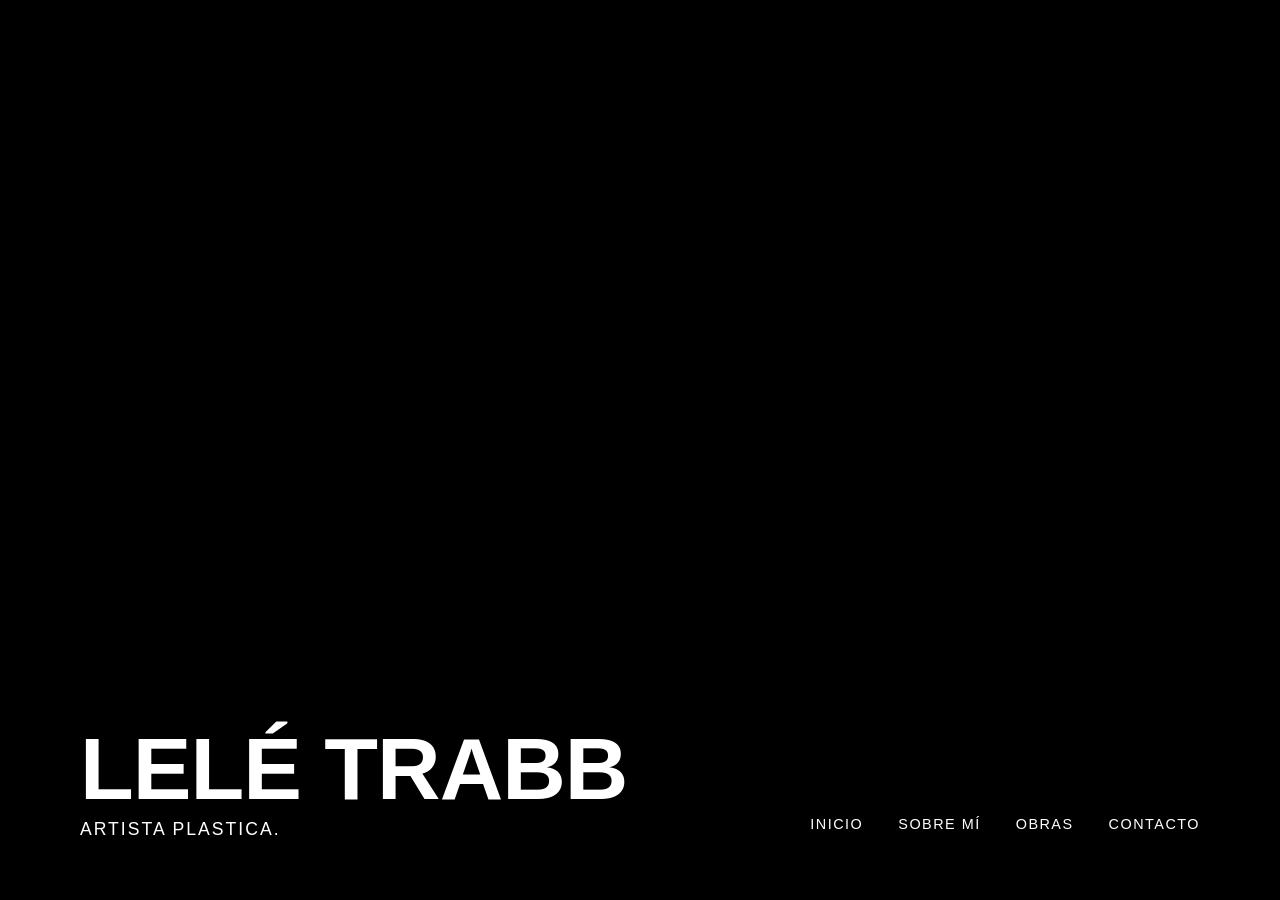
<file: index.html>
<!DOCTYPE html>
<html lang="es">

<head>
    <meta charset="UTF-8">
    <meta name="viewport" content="width=device-width, initial-scale=1.0">
    <meta property="og:title" content="Lelé Trabb">
    <meta property="og:description" content="Artista Plastica.">
    <title>LELÉ TRABB - DISEÑADORA PLASTICA</title>
    <link rel="stylesheet" href="style.css">
</head>

<body>

    <div class="slider-container">
        <div class="slide"><img src="img/ChatGPT Image 31 may 2026, 10_54_29 p.m.png" alt="Obra 1"></div>
        <div class="slide"><img src="img/ChatGPT Image 31 may 2026, 10_55_32 p.m.png" alt="Obra 2"></div>
        <div class="slide"><img src="img/ChatGPT Image 31 may 2026, 10_56_38 p.m.png" alt="Obra 3"></div>
    </div>

    <div class="content-overlay">
        <div class="brand">
            <h1>LELÉ TRABB</h1>
            <h2>ARTISTA PLASTICA.</h2>
        </div>

        <nav class="nav-links">
            <a href="/index.html">Inicio</a>
            <a href="/secciones/SobreMi/sobremi.html" target="_blank">Sobre Mí</a>
            <a href="/secciones/Obras/obras.html " target="_blank">Obras</a>
            <a href="/secciones/Contacto/contacto.html" target="_blank">Contacto</a>
        </nav>
    </div>

</body>

</html>
</file>
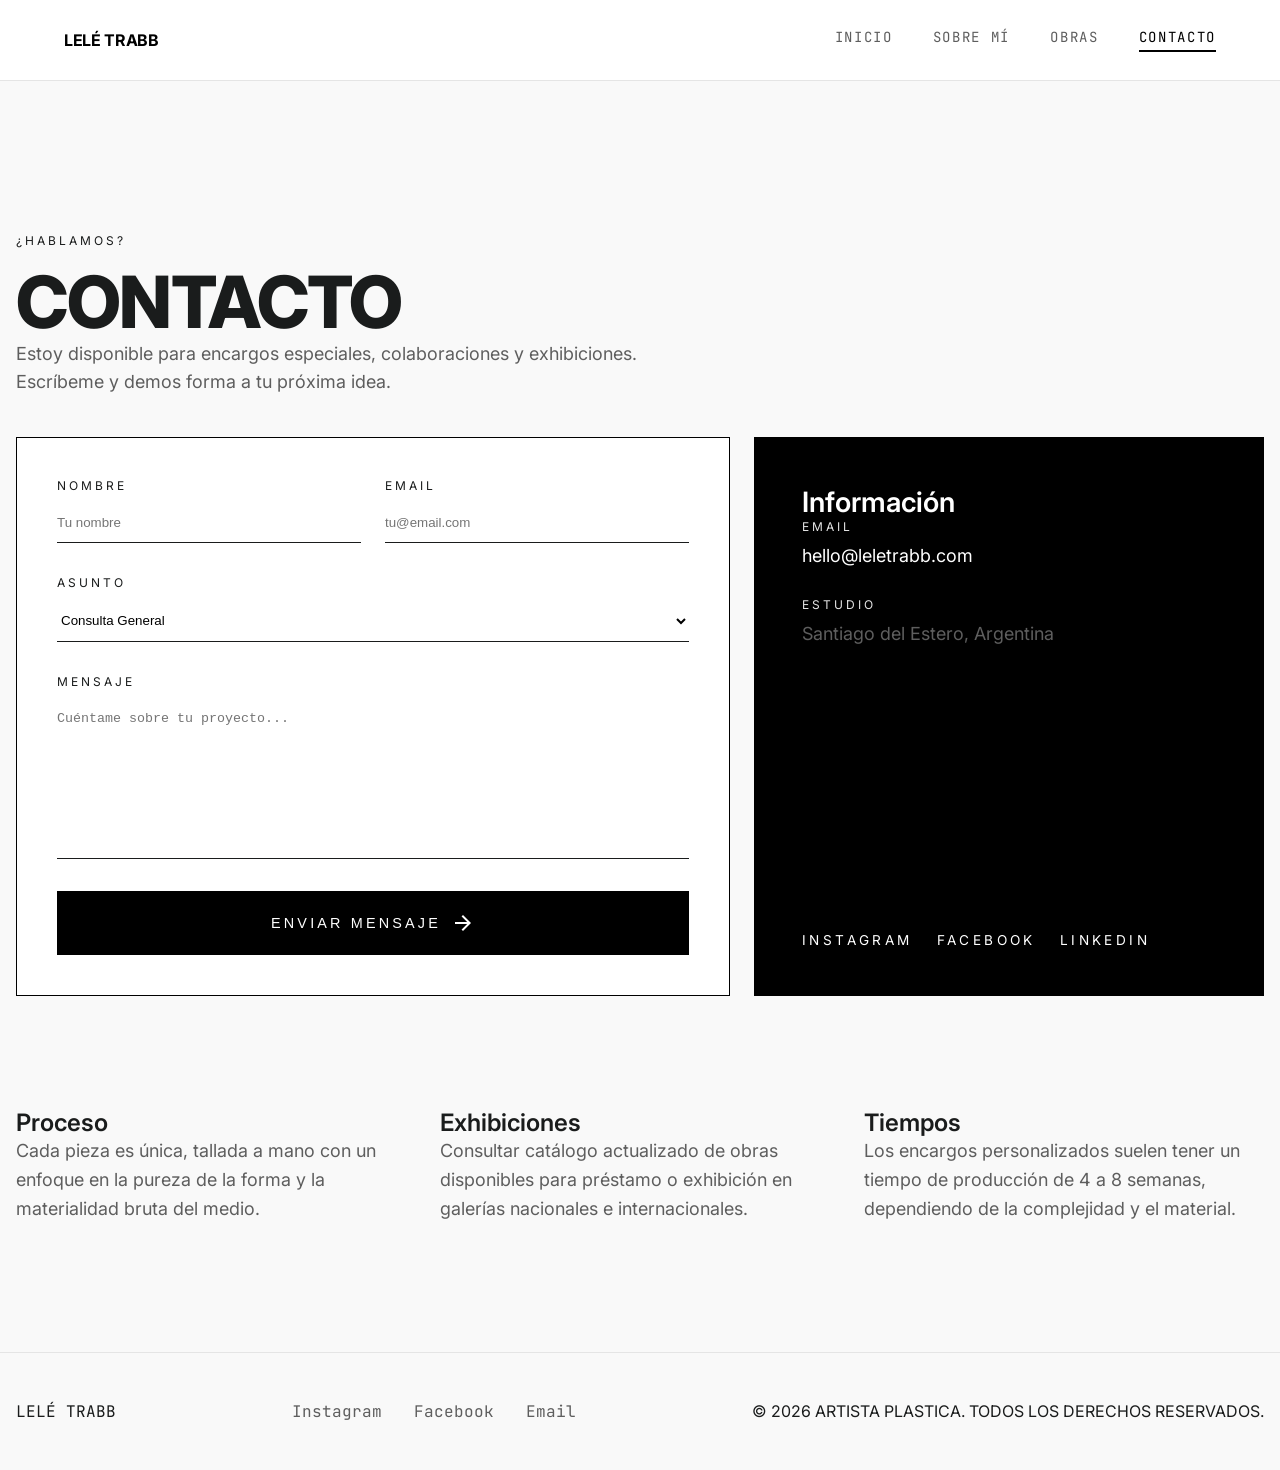
<file: secciones/Contacto/contacto.html>
<!DOCTYPE html>
<html lang="es">

<head>
  <meta charset="utf-8" />
  <meta name="viewport" content="width=device-width, initial-scale=1.0" />
  <title>Contacto | LELÉ TRABB - DISEÑADORA PLÁSTICA</title>
  <link
    href="https://fonts.googleapis.com/css2?family=JetBrains+Mono:wght@500&family=Inter:wght@400;600;700;800&display=swap"
    rel="stylesheet" />
  <link href="https://fonts.googleapis.com/css2?family=Material+Symbols+Outlined:wght,FILL@100..700,0..1&display=swap"
    rel="stylesheet" />
  <link rel="stylesheet" href="styleContacto.css" />
</head>

<body>
  <nav class="barra-navegacion">
    <div class="contenedor fila">
      <a class="logo" href="/index.html">LELÉ TRABB</a>
      
      <button class="menu-hamburguesa" aria-label="Abrir menú">
        <span></span>
        <span></span>
        <span></span>
      </button>

      <div class="menu">
        <a class="enlace-nav" href="/index.html" target="_blank">Inicio</a>
        <a class="enlace-nav" href="/secciones/SobreMi/sobremi.html" >Sobre Mí</a>
        <a class="enlace-nav" href="/secciones/Obras/obras.html" >Obras</a>
        <a class="enlace-nav activo" href="/secciones/Contacto/contacto.html" >Contacto</a>
      </div>
    </div>
  </nav>

  <main class="contenedor">
    <header class="encabezado">
      <span class="etiqueta">¿Hablamos?</span>
      <h1 class="titulo">CONTACTO</h1>
      <p class="parrafo-intro">Estoy disponible para encargos especiales, colaboraciones y exhibiciones. Escríbeme y
        demos forma a tu próxima idea.</p>
    </header>
    <section class="rejilla">
      <article class="tarjeta">
        <form class="formulario" id="formularioContacto">
          <div class="filas-dos">
            <label class="grupo">
              <span class="etiqueta-campo">Nombre</span>
              <input class="entrada" type="text" placeholder="Tu nombre" required>
            </label>
            <label class="grupo">
              <span class="etiqueta-campo">Email</span>
              <input class="entrada" type="email" placeholder="tu@email.com" required>
            </label>
          </div>
          <label class="grupo">
            <span class="etiqueta-campo">Asunto</span>
            <select class="seleccion">
              <option>Consulta General</option>
              <option>Nueva Obra / Comisión</option>
              <option>Prensa / Entrevista</option>
              <option>Colaboración</option>
            </select>
          </label>
          <label class="grupo">
            <span class="etiqueta-campo">Mensaje</span>
            <textarea class="area-texto" placeholder="Cuéntame sobre tu proyecto..." rows="4" required></textarea>
          </label>
          <button class="boton-enviar" type="submit">
            Enviar Mensaje
            <span class="material-symbols-outlined">arrow_forward</span>
          </button>
        </form>
      </article>
      <div class="tarjeta-negra">
        <div class="info-encabezado">
          <h2 class="subtitulo-info">Información</h2>
          <div class="detalle">
            <div>
              <span>Email</span>
              <a href="mailto:hello@leletrebb.com">hello@leletrabb.com</a>
            </div>
            <div>
              <span>Estudio</span>
              <p>Santiago del Estero, Argentina</p>
            </div>
          </div>
        </div>
        <div class="redes">
          <a href="#">Instagram</a>
          <a href="#">Facebook</a>
          <a href="#">LinkedIn</a>
        </div>
      </div>
    </section>
    <section class="seccion-secundaria">
      <div class="columnas">
        <div class="bloque">
          <h3 class="bloque-titulo">Proceso</h3>
          <p>Cada pieza es única, tallada a mano con un enfoque en la pureza de la forma y la materialidad bruta del
            medio.</p>
        </div>
        <div class="bloque">
          <h3 class="bloque-titulo">Exhibiciones</h3>
          <p>Consultar catálogo actualizado de obras disponibles para préstamo o exhibición en galerías nacionales e
            internacionales.</p>
        </div>
        <div class="bloque">
          <h3 class="bloque-titulo">Tiempos</h3>
          <p>Los encargos personalizados suelen tener un tiempo de producción de 4 a 8 semanas, dependiendo de la
            complejidad y el material.</p>
        </div>
      </div>
    </section>
  </main>
</body>

</html>

<footer class="footer">
    <div class="pie-contenido">
        <div class="pie-logo">LELÉ TRABB</div>
        <div class="pie-redes">
            <a class="enlace-red" href="#">Instagram</a>
            <a class="enlace-red" href="#">Facebook</a>
            <a class="enlace-red" href="#">Email</a>
        </div>
        <div class="pie-derechos">
            © 2026 ARTISTA PLASTICA. TODOS LOS DERECHOS RESERVADOS.
        </div>
    </div>
</footer>

<script>
  // Hamburguesa
  const botonHamburguesa = document.querySelector('.menu-hamburguesa');
  const panelMenu = document.querySelector('.menu');

  botonHamburguesa.addEventListener('click', () => {
    botonHamburguesa.classList.toggle('abierto');
    panelMenu.classList.toggle('desplegado');
  });

  // Micro-interaction
  document.getElementById('formularioContacto').addEventListener('submit', function (e) {
    e.preventDefault();
    const btn = this.querySelector('button');
    const originalText = btn.innerHTML;

    btn.disabled = true;
    btn.innerHTML = '<span class="material-symbols-outlined animate-spin">progress_activity</span> ENVIANDO...';

    setTimeout(() => {
      btn.innerHTML = 'MENSAJE ENVIADO';
      btn.style.background = '#16a34a';

      setTimeout(() => {
        btn.disabled = false;
        btn.innerHTML = originalText;
        btn.style.background = '';
        this.reset();
      }, 3000);
    }, 1500);
  });


  //transision
  window.addEventListener('DOMContentLoaded', () => {
        document.body.style.opacity = '0';
        setTimeout(() => {
            document.body.style.transition = 'opacity 1s ease';
            document.body.style.opacity = '1';
        }, 100);
    });
</script>
</body>

</html>
</file>
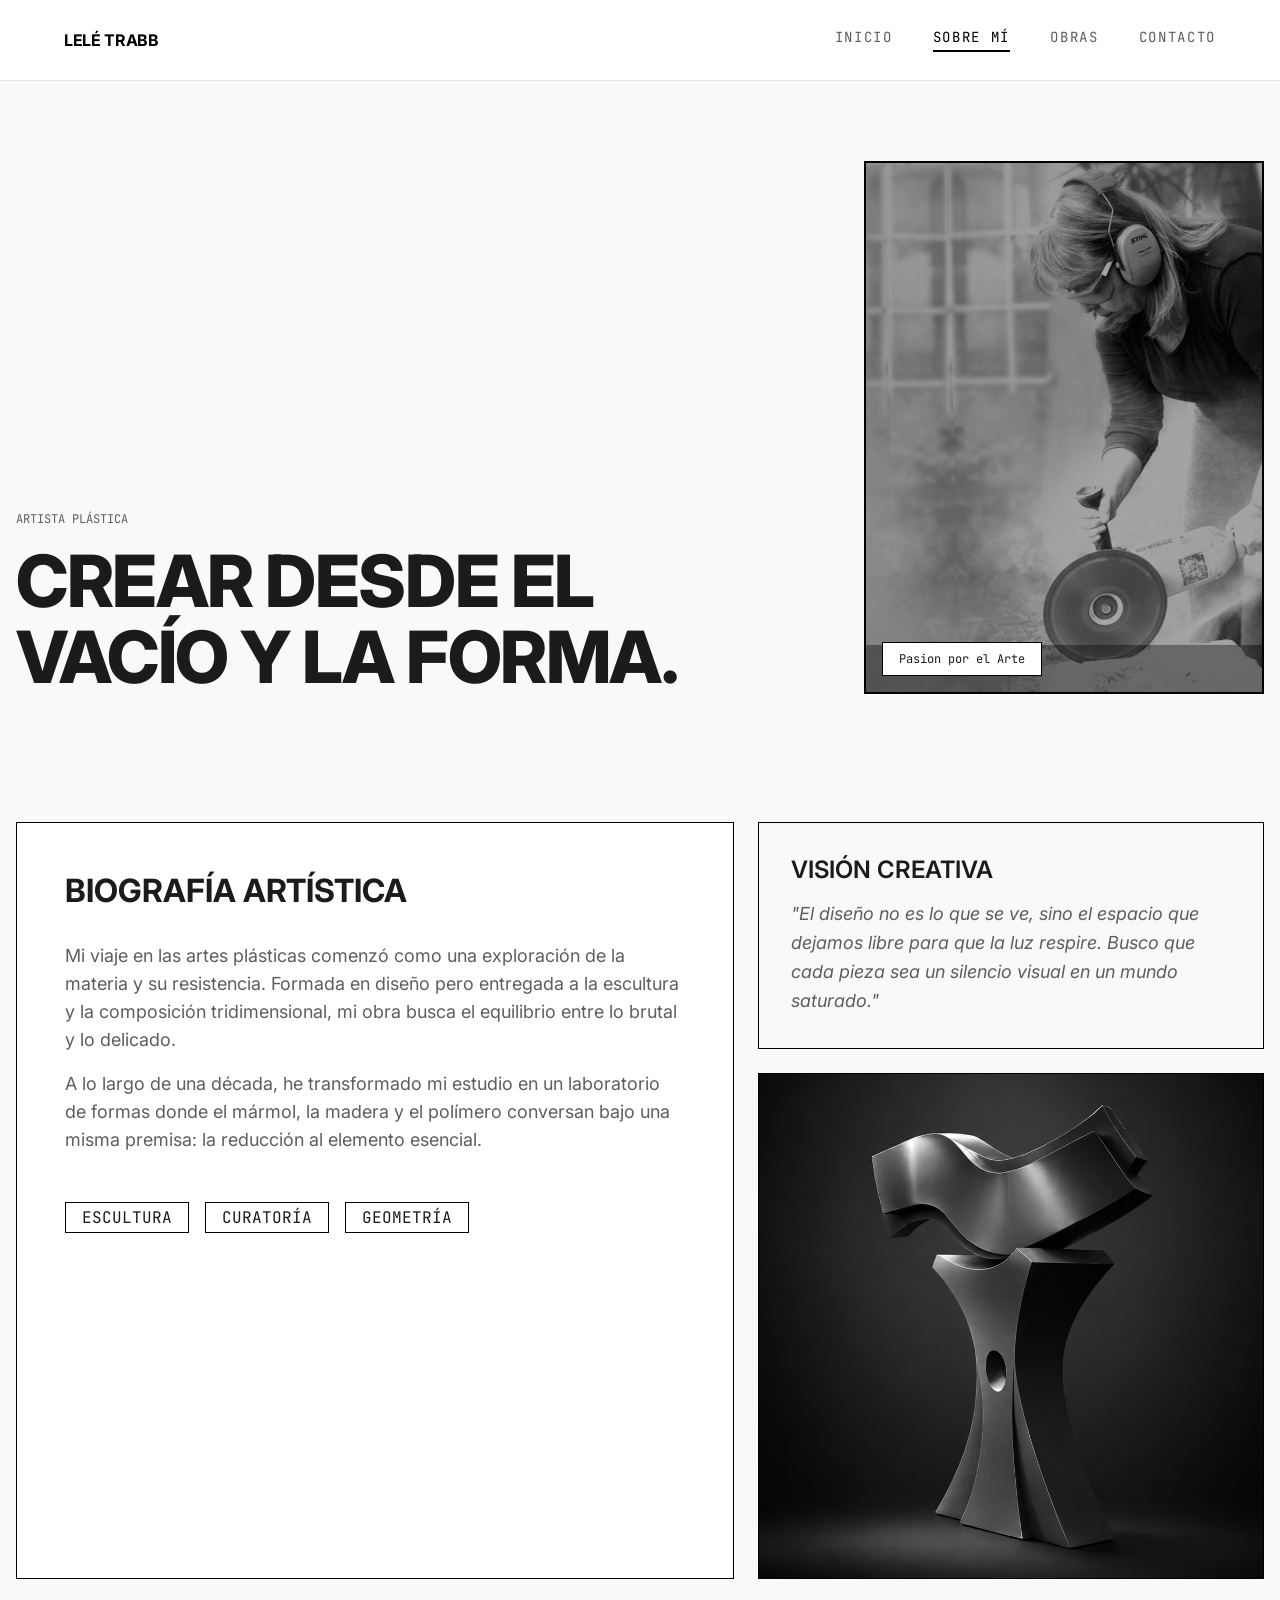
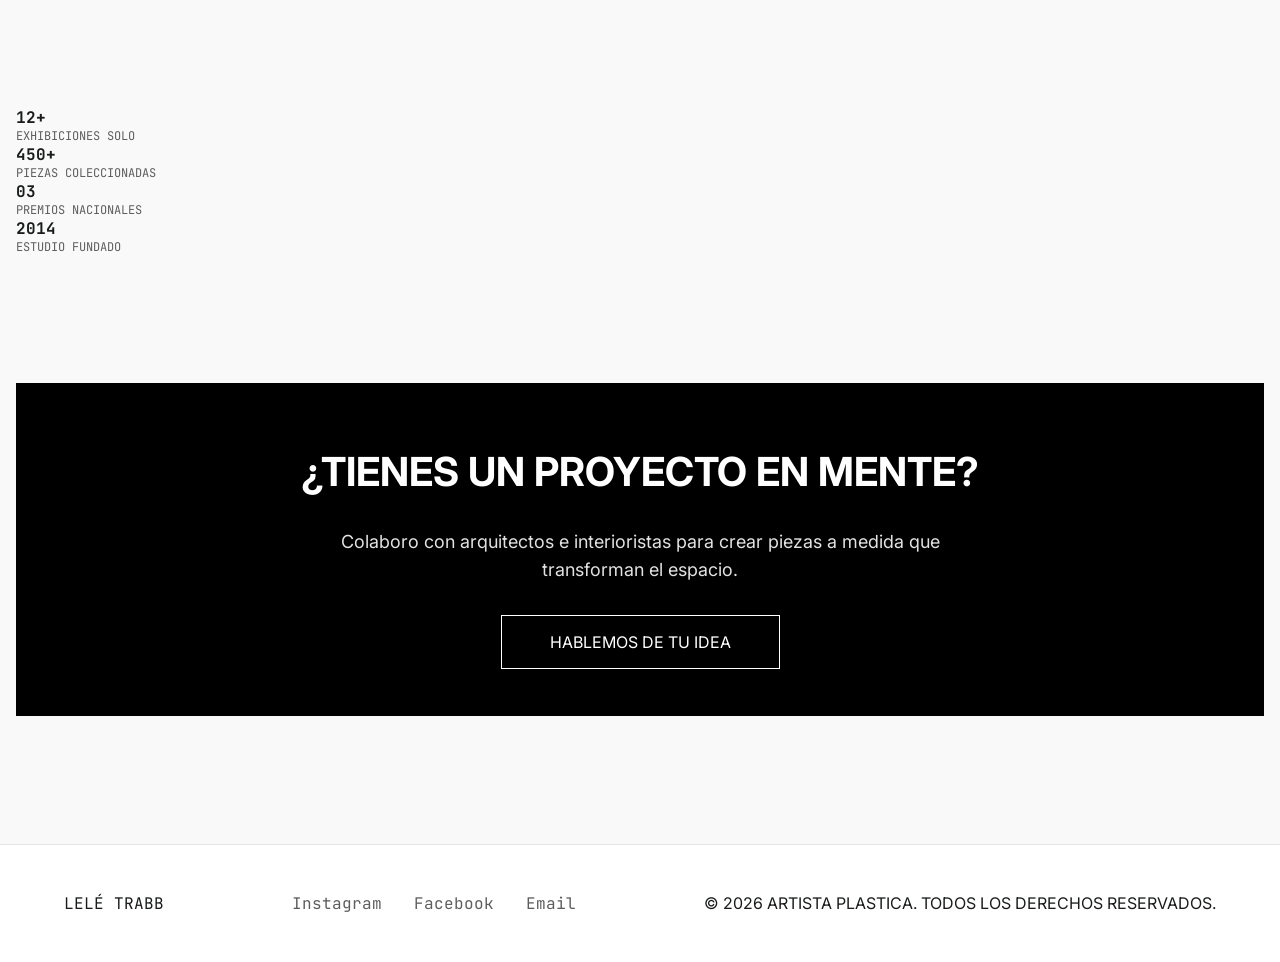
<file: secciones/SobreMi/sobremi.html>
<!DOCTYPE html>
<html lang="es">
<head>
    <meta charset="utf-8" />
    <meta name="viewport" content="width=device-width, initial-scale=1.0" />
    <title>Sobre Mí  | LELÉ TRABB - DISEÑADORA PLÁSTICA</title>
    <meta name="description" content="Conocé a Lelé Trebb, diseñadora plástica especializada en escultura, curatoría y geometría. Más de una década transformando materia en arte." />
    <link
        href="https://fonts.googleapis.com/css2?family=JetBrains+Mono:wght@500&family=Inter:wght@400;600;700;800&display=swap"
        rel="stylesheet" />
    <link href="https://fonts.googleapis.com/css2?family=Material+Symbols+Outlined:wght,FILL@100..700,0..1&display=swap" rel="stylesheet" />
    <link rel="stylesheet" href="styleSobreMi.css" />
</head>
<body>

    <nav class="barra-navegacion">
        <div class="contenedor fila">
            <a class="logo" href="/index.html">LELÉ TRABB</a>
            
            <button class="menu-hamburguesa" aria-label="Abrir menú">
                <span></span>
                <span></span>
                <span></span>
            </button>

            <div class="menu">
                <a class="enlace-nav" href="/index.html" target="_blank">Inicio</a>
                <a class="enlace-nav activo" href="SobreMi.html">Sobre Mí</a>
                <a class="enlace-nav" href="/secciones/Obras/obras.html" >Obras</a>
                <a class="enlace-nav" href="/secciones/Contacto/contacto.html" >Contacto</a>
            </div>
        </div>
    </nav>

    <main class="contenedor">

        <section class="seccion-hero">
            <div class="hero-texto">
                <span class="etiqueta-profesion">Artista Plástica</span>
                <h1 id="titulo-principal">
                    CREAR DESDE EL <br /> VACÍO Y LA FORMA.
                </h1>
            </div>

            <div class="hero-imagen">
                <img
                    src="/img/homme2.png"
                    alt="Retrato de Lelé Trebb"
                />
                <div class="etiqueta-foto">Pasion por el Arte</div>
            </div>
        </section>

        <section class="seccion-biografia">

            <div class="tarjeta-biografia">
                <h2 class="titulo-seccion">Biografía Artística</h2>
                <div class="texto-biografia">
                    <p>
                        Mi viaje en las artes plásticas comenzó como una exploración de la materia y su resistencia. Formada en diseño pero entregada a la escultura y la composición tridimensional, mi obra busca el equilibrio entre lo brutal y lo delicado.
                    </p>
                    <p>
                        A lo largo de una década, he transformado mi estudio en un laboratorio de formas donde el mármol, la madera y el polímero conversan bajo una misma premisa: la reducción al elemento esencial.
                    </p>
                </div>
                <div class="etiquetas-habilidades">
                    <div class="etiqueta">Escultura</div>
                    <div class="etiqueta">Curatoría</div>
                    <div class="etiqueta">Geometría</div>
                </div>
            </div>

            <div class="columna-vision">
                <div class="tarjeta-vision">
                    <h3 class="subtitulo-seccion">Visión Creativa</h3>
                    <p class="texto-cita">
                        "El diseño no es lo que se ve, sino el espacio que dejamos libre para que la luz respire. Busco que cada pieza sea un silencio visual en un mundo saturado."
                    </p>
                </div>

                <div class="imagen-escultura">
                    <img
                        src="/img/ChatGPT Image 31 may 2026, 10_54_29 p.m.png"
                        alt="Detalle de escultura"
                    />
                </div>
            </div>
        </section>

        <section class="seccion-estadisticas">
            <div class="dato">
                <span class="dato-numero">12+</span>
                <span class="dato-descripcion">Exhibiciones Solo</span>
            </div>
            <div class="dato">
                <span class="dato-numero">450+</span>
                <span class="dato-descripcion">Piezas Coleccionadas</span>
            </div>
            <div class="dato">
                <span class="dato-numero">03</span>
                <span class="dato-descripcion">Premios Nacionales</span>
            </div>
            <div class="dato">
                <span class="dato-numero">2014</span>
                <span class="dato-descripcion">Estudio Fundado</span>
            </div>
        </section>

        <section class="seccion-contacto">
            <h2 class="titulo-contacto">¿Tienes un proyecto en mente?</h2>
            <p class="descripcion-contacto">
                Colaboro con arquitectos e interioristas para crear piezas a medida que transforman el espacio.
            </p>
            <a class="boton-contacto" href="/secciones/Contacto/contacto.html">HABLEMOS DE TU IDEA</a>
        </section>

    </main>

    <footer class="footer">
        <div class="pie-contenido">
            <div class="pie-logo">LELÉ TRABB</div>
            <div class="pie-redes">
                <a class="enlace-red" href="#">Instagram</a>
                <a class="enlace-red" href="#">Facebook</a>
                <a class="enlace-red" href="#">Email</a>
            </div>
            <div class="pie-derechos">
                © 2026 ARTISTA PLASTICA. TODOS LOS DERECHOS RESERVADOS.
            </div>
        </div>
    </footer>

    <script>
        // hamburuesa
        const botonHamburguesa = document.querySelector('.menu-hamburguesa');
        const panelMenu = document.querySelector('.menu');

        botonHamburguesa.addEventListener('click', () => {
            botonHamburguesa.classList.toggle('abierto');
            panelMenu.classList.toggle('desplegado');
        });
        //trasnsision
        window.addEventListener('DOMContentLoaded', () => {
        document.body.style.opacity = '0';
        setTimeout(() => {
            document.body.style.transition = 'opacity 1s ease';
            document.body.style.opacity = '1';
        }, 100);
    });
    </script>
</body>
</html>
</file>
<file: style.css>
/* --- Estilos Generales y Reset --- */
* {
    margin: 0;
    padding: 0;
    box-sizing: border-box;
}

body,
html {
    height: 100%;
    font-family: 'Segoe UI', Tahoma, Geneva, Verdana, sans-serif;
    background-color: #000;
    overflow: hidden;
}

/* --- Contenedor del Carrusel de Fondo --- */
.slider-container {
    position: fixed;
    top: 0;
    left: 0;
    width: 100%;
    height: 100%;
    z-index: 1;
}

/* Capa oscura sutil para dar contraste al texto blanco */
.slider-container::after {
    content: '';
    position: absolute;
    top: 0;
    left: 0;
    width: 100%;
    height: 100%;
    background: rgba(0, 0, 0, 0.35);
    z-index: 2;
}

.slide {
    position: absolute;
    top: 0;
    left: 0;
    width: 100%;
    height: 100%;
    opacity: 0;
    transition: opacity 1s ease-in-out;
}

/* Fuerza a las imágenes a cubrir toda la pantalla */
.slide img {
    width: 100%;
    height: 100%;
    object-fit: cover;
    object-position: center;
}

/* --- Animación de las imágenes (Cambio cada 3s + 1s de transición) --- */
.slide:nth-child(1) {
    animation: fadeAnimation 9s infinite;
    animation-delay: 0s;
}

.slide:nth-child(2) {
    animation: fadeAnimation 9s infinite;
    animation-delay: 3s;
}

.slide:nth-child(3) {
    animation: fadeAnimation 9s infinite;
    animation-delay: 6s;
}

@keyframes fadeAnimation {
    0% {
        opacity: 0;
    }

    11% {
        opacity: 1;
    }

    33% {
        opacity: 1;
    }

    44% {
        opacity: 0;
    }

    100% {
        opacity: 0;
    }
}

/* --- Capa de Interfaz (Alineación Inferior Dividida) --- */
.content-overlay {
    position: absolute;
    bottom: 0;
    left: 0;
    width: 100%;
    z-index: 10;
    display: flex;
    flex-direction: row;
    justify-content: space-between;
    /* Texto a la izquierda, menú a la derecha */
    align-items: flex-end;
    /* Ambos alineados en la base */
    padding: 60px 80px;
    /* Margen generoso con los bordes de la pantalla */
    color: #ffffff;
}

/* --- Contenedor de Marca (Izquierda) --- */
.brand {
    text-align: left;
    display: flex;
    flex-direction: column;
    /* Apila el H2 estrictamente debajo del H1 */
    justify-content: flex-end;
}

/* Título Principal (Estilo compacto e imponente) */
.content-overlay h1 {
    font-size: 5.5rem;
    font-weight: 700;
    letter-spacing: -1px;
    line-height: 0.85;
    /* Reduce espacio invisible debajo de la tipografía */
    margin-bottom: 12px;
    /* Separación controlada con el subtítulo */
    text-shadow: 0px 4px 15px rgba(0, 0, 0, 0.6);
    animation: entradaTexto 1.2s cubic-bezier(0.215, 0.610, 0.355, 1) forwards;
}

/* Subtítulo (Justo debajo del nombre) */
.content-overlay h2 {
    font-size: 1.1rem;
    font-weight: 400;
    letter-spacing: 2px;
    text-transform: uppercase;
    text-shadow: 0px 2px 5px rgba(0, 0, 0, 0.6);
    margin: 0;
    opacity: 0;
    animation: entradaTexto 1.2s cubic-bezier(0.215, 0.610, 0.355, 1) forwards;
    animation-delay: 0.3s;
}

/* --- Menú de Navegación (Derecha) --- */
.nav-links {
    display: flex;
    gap: 35px;
    align-items: center;
    margin-bottom: 8px;
    /* Equilibrio visual respecto a la línea del subtítulo */
    opacity: 0;
    animation: entradaTexto 1.2s cubic-bezier(0.215, 0.610, 0.355, 1) forwards;
    animation-delay: 0.6s;
}

/* Estilos de los Enlaces */
.nav-links a {
    color: #ffffff;
    text-decoration: none;
    font-size: 0.9rem;
    font-weight: 400;
    text-transform: uppercase;
    letter-spacing: 1.5px;
    transition: opacity 0.3s ease, transform 0.3s ease;
    text-shadow: 0px 2px 8px rgba(0, 0, 0, 0.8);
}

.nav-links a:hover {
    opacity: 0.65;
    /* Efecto sutil y minimalista al pasar el mouse */
    transform: translateY(-1px);
}

/* --- Animaciones de Entrada (Efecto Cascada) --- */
@keyframes entradaTexto {
    0% {
        opacity: 0;
        transform: translateY(30px);
    }

    100% {
        opacity: 1;
        transform: translateY(0);
    }
}

/* --- Diseño Responsivo (Adaptación para móviles) --- */
@media (max-width: 768px) {
    .content-overlay {
        flex-direction: column;
        align-items: flex-start;
        justify-content: flex-end;
        padding: 40px 30px;
        padding-bottom: calc(40px + env(safe-area-inset-bottom, 0px));
        gap: 28px;
    }

    .content-overlay h1 {
        font-size: 3.5rem;
    }

    .content-overlay h2 {
        font-size: 0.95rem;
        letter-spacing: 1.5px;
    }

    .nav-links {
        width: 100%;
        justify-content: flex-start;
        flex-wrap: wrap;
        gap: 18px;
        margin-bottom: 0;
    }

    .nav-links a {
        font-size: 0.8rem;
        letter-spacing: 1px;
    }
}

/* Pantallas muy pequeñas (iPhone SE, etc.) */
@media (max-width: 430px) {
    .content-overlay {
        padding: 28px 20px;
        padding-bottom: calc(28px + env(safe-area-inset-bottom, 0px));
        gap: 22px;
    }

    .content-overlay h1 {
        font-size: 2.6rem;
        letter-spacing: -0.5px;
        margin-bottom: 8px;
    }

    .content-overlay h2 {
        font-size: 0.8rem;
        letter-spacing: 1px;
    }

    .nav-links {
        gap: 14px;
    }

    .nav-links a {
        font-size: 0.72rem;
        letter-spacing: 0.8px;
    }
}
</file>
<file: secciones/Contacto/styleContacto.css>
:root {
    --blanco: #ffffff;
    --negro: #000000;
    --fondo: #f9f9f9;
    --texto: #1a1c1c;
    --gris-claro: #E5E5E5;
    --gris-medio: #5e5e5e;
    --gris-suave: #e2e2e2;
    --max: 1280px;
    /* Tipografía unificada */
    --font-sans: 'Inter', system-ui, -apple-system, 'Segoe UI', Roboto, 'Helvetica Neue', Arial, sans-serif;
    --font-mono: 'JetBrains Mono', ui-monospace, SFMono-Regular, monospace;
    --font-display: 'metropolis', var(--font-sans);
    --h1-mobile: 48px;
    --h1-desktop: 72px;
    --h2-mobile: 32px;
    --h2-desktop: 40px;
    --h3-mobile: 20px;
    --h3-desktop: 24px;
}

* {
    box-sizing: border-box;
    margin: 0;
    padding: 0
}

html {
    font-family: var(--font-sans);
    color: var(--texto);
    background: var(--fondo)
}

img {
    display: block;
    max-width: 100%
}

a {
    color: inherit;
    text-decoration: none
}

.contenedor,
#contenido-principal {
    max-width: var(--max);
    margin: 0 auto;
    padding: 80px 16px 128px
}

/* =====================
   Tipografía consistente
   ===================== */
h1,
.titulo,
.titulo-principal {
    font-family: var(--font-display);
    font-weight: 800;
    font-size: var(--h1-mobile);
    line-height: 1.05;
    letter-spacing: -0.02em;
}

h2,
.titulo-seccion,
.subtitulo-info {
    font-family: var(--font-display);
    font-weight: 700;
    font-size: var(--h2-mobile);
}

h3,
.titulo-obra,
.bloque-titulo,
.subtitulo-seccion {
    font-family: var(--font-display);
    font-weight: 600;
    font-size: var(--h3-mobile);
}

p,
.parrafo-intro,
.descripcion,
.detalle p {
    font-family: var(--font-sans);
    font-size: 18px;
    line-height: 1.6;
    color: var(--gris-medio);
}

@media(min-width:768px) {

    h1,
    .titulo,
    .titulo-principal {
        font-size: var(--h1-desktop);
    }

    h2,
    .titulo-seccion,
    .subtitulo-info {
        font-size: var(--h2-desktop);
    }

    h3,
    .titulo-obra,
    .bloque-titulo,
    .subtitulo-seccion {
        font-size: var(--h3-desktop);
    }
}

/* Barra navegación */
.barra-navegacion,
#encabezado {
    background: var(--blanco);
    border-bottom: 1px solid var(--gris-claro);
    position: sticky;
    top: 0;
    z-index: 50
}

.barra-navegacion .fila,
.encabezado-contenido {
    display: flex;
    justify-content: space-between;
    align-items: center;
    max-width: var(--max);
    margin: 0 auto;
    padding: 0 64px;
    height: 80px
}

.logo {
    font-weight: 700;
    font-size: 1rem;
    color: var(--negro);
    letter-spacing: -0.02em;
    text-decoration: none;
}

.menu,
#navegacion {
    display: none;
    gap: 40px
}

.enlace-nav {
    font-family: 'JetBrains Mono', monospace;
    font-size: 14px;
    color: var(--gris-medio);
    transition: color .25s;
    text-decoration: none;
    text-transform: uppercase;
    letter-spacing: 0.12em;
}

.enlace-nav:hover {
    color: var(--negro)
}

.enlace-nav.activo {
    color: var(--negro);
    border-bottom: 2px solid var(--negro);
    padding-bottom: 4px
}

/* ==========================================================================
   SISTEMA DE MENÚ HAMBURGUESA RESPONSIVO
   ========================================================================== */
.menu-hamburguesa {
    display: none;
    flex-direction: column;
    justify-content: space-between;
    width: 24px;
    height: 18px;
    background: transparent;
    border: none;
    cursor: pointer;
    z-index: 100;
    padding: 0;
}

.menu-hamburguesa span {
    width: 100%;
    height: 2px;
    background-color: var(--negro);
    transition: all 0.3s ease;
}

.menu-hamburguesa.abierto span:nth-child(1) {
    transform: translateY(8px) rotate(45deg);
}

.menu-hamburguesa.abierto span:nth-child(2) {
    opacity: 0;
}

.menu-hamburguesa.abierto span:nth-child(3) {
    transform: translateY(-8px) rotate(-45deg);
}

@media (max-width: 767px) {
    .barra-navegacion .fila {
        padding: 0 24px;
    }

    .menu-hamburguesa {
        display: flex;
    }

    .barra-navegacion .menu {
        display: flex !important;
        flex-direction: column;
        align-items: center;
        justify-content: center;
        gap: 32px;
        position: fixed;
        top: 80px;
        left: 0;
        width: 100%;
        height: calc(100vh - 80px);
        background-color: var(--blanco);
        border-top: 1px solid var(--gris-claro);
        opacity: 0;
        pointer-events: none;
        transform: translateY(-10px);
        transition: all 0.3s ease;
        z-index: 99;
    }

    .barra-navegacion .menu.desplegado {
        opacity: 1;
        pointer-events: auto;
        transform: translateY(0);
    }

    .enlace-nav {
        font-size: 18px;
    }
}

@media (min-width: 768px) {
    .menu {
        display: flex;
    }
}

/* ==========================================================================
   ESTRUCTURA DE LA PÁGINA DE CONTACTO
   ========================================================================== */
.encabezado {
    padding: 72px 0 40px;
}

.etiqueta {
    display: block;
    font-size: 0.75rem;
    letter-spacing: 0.25em;
    text-transform: uppercase;
    color: var(--texto-secundario);
    margin-bottom: 16px;
}

.parrafo-intro {
    max-width: 680px;
}

.rejilla {
    display: grid;
    grid-template-columns: 1fr;
    gap: 24px;
}

.tarjeta {
    background: var(--blanco);
    border: 1px solid var(--negro);
    padding: 40px;
}

.tarjeta-negra {
    background: var(--negro);
    color: var(--blanco);
    display: flex;
    flex-direction: column;
    justify-content: space-between;
    padding: 48px;
}

.formulario {
    display: grid;
    gap: 32px;
}

.filas-dos {
    display: grid;
    grid-template-columns: 1fr;
    gap: 24px;
}

.grupo {
    display: flex;
    flex-direction: column;
    gap: 10px;
}

.etiqueta-campo {
    font-size: 0.75rem;
    letter-spacing: 0.25em;
    text-transform: uppercase;
    color: var(--texto-secundario);
}

.entrada,
.area-texto,
.seleccion {
    border: none;
    border-bottom: 1px solid var(--texto);
    background: transparent;
    padding: 12px 0;
    outline: none;
}

.area-texto {
    resize: none;
    min-height: 160px;
}

.boton-enviar {
    width: 100%;
    background: var(--negro);
    color: var(--blanco);
    border: none;
    padding: 20px;
    font-size: 0.9rem;
    letter-spacing: 0.22em;
    text-transform: uppercase;
    cursor: pointer;
    display: flex;
    justify-content: center;
    align-items: center;
    gap: 10px;
    transition: background 0.2s ease;
}

.boton-enviar:hover {
    background: #2b2b2b;
}

.info-encabezado {
    margin-bottom: 30px;
}

.subtitulo-info {
    font-size: 1.75rem;
    font-weight: 600;
}

.detalle {
    display: grid;
    gap: 24px;
}

.detalle span {
    display: block;
    font-size: 0.75rem;
    letter-spacing: 0.25em;
    text-transform: uppercase;
    color: var(--gris-claro);
    margin-bottom: 6px;
}

.detalle a,
.detalle p {
    font-size: 1.125rem;
    line-height: 1.8;
}

.redes {
    display: flex;
    gap: 24px;
    flex-wrap: wrap;
}

.redes a {
    font-size: 0.85rem;
    letter-spacing: 0.25em;
    text-transform: uppercase;
    color: var(--blanco);
    transition: color 0.2s ease;
}

.redes a:hover {
    color: var(--gris-claro);
}

.seccion-secundaria {
    margin-top: 64px;
    padding-top: 48px;
    border-top: 1px solid var(--gris);
}

.columnas {
    display: grid;
    gap: 24px;
}

.animate-spin {
    animation: spin 1s linear infinite;
}

/* Footer */
.footer,
#pie-pagina {
    border-top: 1px solid var(--gris-claro)
}

.pie-contenido {
    justify-content: space-between;
    display: flex;
    align-items: center;
    gap: 24px;
    max-width: var(--max);
    margin: 0 auto;
    padding: 48px 16px
}

.pie-logo {
    font-family: 'JetBrains Mono', monospace;
    text-transform: uppercase
}

.pie-redes {
    display: flex;
    gap: 32px
}

.enlace-red {
    font-family: 'JetBrains Mono', monospace;
    color: var(--gris-medio)
}

@keyframes spin {
    from {
        transform: rotate(0deg);
    }

    to {
        transform: rotate(360deg);
    }
}

@media (min-width: 768px) {
    .rejilla {
        grid-template-columns: 7fr 5fr;
    }

    .filas-dos {
        grid-template-columns: 1fr 1fr;
    }

    .columnas {
        grid-template-columns: repeat(3, 1fr);
    }
}

/* ==========================================================================
   RESPONSIVO MÓVIL — Contacto
   ========================================================================== */
@media (max-width: 767px) {

    /* Contenedor */
    .contenedor,
    #contenido-principal {
        padding: 48px 20px 64px;
    }

    /* Encabezado */
    .encabezado {
        padding: 40px 0 28px;
    }

    .titulo {
        font-size: 36px;
    }

    .parrafo-intro {
        font-size: 16px;
    }

    /* Formulario */
    .tarjeta {
        padding: 28px 20px;
    }

    .formulario {
        gap: 24px;
    }

    .entrada,
    .area-texto,
    .seleccion {
        font-size: 16px;
        /* Evita el zoom automático en iOS */
    }

    .area-texto {
        min-height: 120px;
    }

    .boton-enviar {
        padding: 16px;
        font-size: 0.85rem;
    }

    /* Tarjeta negra info */
    .tarjeta-negra {
        padding: 32px 20px;
    }

    .subtitulo-info {
        font-size: 1.4rem;
    }

    .detalle a,
    .detalle p {
        font-size: 1rem;
    }

    .redes {
        gap: 16px;
    }

    .redes a {
        font-size: 0.75rem;
    }

    /* Sección secundaria (Proceso / Exhibiciones / Tiempos) */
    .seccion-secundaria {
        margin-top: 40px;
        padding-top: 32px;
    }

    .columnas {
        gap: 32px;
    }

    .bloque-titulo {
        font-size: 18px;
    }

    .bloque p {
        font-size: 15px;
    }

    /* Footer */
    .pie-contenido {
        flex-direction: column;
        text-align: center;
        gap: 16px;
        padding: 32px 20px;
    }

    .pie-redes {
        gap: 20px;
    }

    .pie-derechos {
        font-size: 11px;
    }
}

/* Pantallas muy pequeñas (iPhone SE, etc.) */
@media (max-width: 430px) {

    .contenedor,
    #contenido-principal {
        padding: 40px 16px 48px;
    }

    .titulo {
        font-size: 30px;
    }

    .tarjeta {
        padding: 24px 16px;
    }

    .tarjeta-negra {
        padding: 28px 16px;
    }
}
</file>
<file: secciones/SobreMi/styleSobreMi.css>
/* Estilos simplificados para Sección Sobre Mí */
:root {
    --blanco: #ffffff;
    --negro: #000000;
    --fondo: #f9f9f9;
    --texto: #1a1c1c;
    --gris-claro: #E5E5E5;
    --gris-medio: #5e5e5e;
    --gris-suave: #e2e2e2;
    --max: 1280px;
    /* Tipografía unificada */
    --font-sans: 'Inter', system-ui, -apple-system, 'Segoe UI', Roboto, 'Helvetica Neue', Arial, sans-serif;
    --font-mono: 'JetBrains Mono', ui-monospace, SFMono-Regular, monospace;
    --font-display: 'metropolis', var(--font-sans);
    --h1-mobile: 48px;
    --h1-desktop: 72px;
    --h2-mobile: 32px;
    --h2-desktop: 40px;
    --h3-mobile: 20px;
    --h3-desktop: 24px;
}

* {
    box-sizing: border-box;
    margin: 0;
    padding: 0
}

html {
    font-family: var(--font-sans);
    color: var(--texto);
    background: var(--fondo)
}

img {
    display: block;
    max-width: 100%
}

a {
    color: inherit;
    text-decoration: none
}

.contenedor,
#contenido-principal {
    max-width: var(--max);
    margin: 0 auto;
    padding: 80px 16px 128px
}

/* =====================
   Tipografía consistente
   ===================== */
h1,
.titulo,
.titulo-principal {
    font-family: var(--font-display);
    font-weight: 800;
    font-size: var(--h1-mobile);
    line-height: 1.05;
    letter-spacing: -0.02em;
}

h2,
.titulo-seccion,
.subtitulo-info {
    font-family: var(--font-display);
    font-weight: 700;
    font-size: var(--h2-mobile);
}

h3,
.titulo-obra,
.bloque-titulo,
.subtitulo-seccion {
    font-family: var(--font-display);
    font-weight: 600;
    font-size: var(--h3-mobile);
}

p,
.parrafo-intro,
.descripcion,
.detalle p {
    font-family: var(--font-sans);
    font-size: 18px;
    line-height: 1.6;
    color: var(--gris-medio);
}

@media(min-width:768px) {

    h1,
    .titulo,
    .titulo-principal {
        font-size: var(--h1-desktop);
    }

    h2,
    .titulo-seccion,
    .subtitulo-info {
        font-size: var(--h2-desktop);
    }

    h3,
    .titulo-obra,
    .bloque-titulo,
    .subtitulo-seccion {
        font-size: var(--h3-desktop);
    }
}

/* Barra navegación */
.barra-navegacion,
#encabezado {
    background: var(--blanco);
    border-bottom: 1px solid var(--gris-claro);
    position: sticky;
    top: 0;
    z-index: 50
}

.barra-navegacion .fila,
.encabezado-contenido {
    display: flex;
    justify-content: space-between;
    align-items: center;
    max-width: var(--max);
    margin: 0 auto;
    padding: 0 64px;
    height: 80px
}

.logo {
    font-weight: 700;
    font-size: 1rem;
    color: var(--negro);
    letter-spacing: -0.02em;
    text-decoration: none;
}

.menu,
#navegacion {
    display: none;
    gap: 40px
}

.enlace-nav {
    font-family: 'JetBrains Mono', monospace;
    font-size: 14px;
    color: var(--gris-medio);
    transition: color .25s;
    text-decoration: none;
    text-transform: uppercase;
    letter-spacing: 0.12em;
}

.enlace-nav:hover {
    color: var(--negro)
}

.enlace-nav.activo {
    color: var(--negro);
    border-bottom: 2px solid var(--negro);
    padding-bottom: 4px
}

/* ==========================================================================
   SISTEMA DE MENÚ HAMBURGUESA RESPONSIVO
   ========================================================================== */
.menu-hamburguesa {
    display: none;
    flex-direction: column;
    justify-content: space-between;
    width: 24px;
    height: 18px;
    background: transparent;
    border: none;
    cursor: pointer;
    z-index: 100;
    padding: 0;
}

.menu-hamburguesa span {
    width: 100%;
    height: 2px;
    background-color: var(--negro);
    transition: all 0.3s ease;
}

.menu-hamburguesa.abierto span:nth-child(1) {
    transform: translateY(8px) rotate(45deg);
}

.menu-hamburguesa.abierto span:nth-child(2) {
    opacity: 0;
}

.menu-hamburguesa.abierto span:nth-child(3) {
    transform: translateY(-8px) rotate(-45deg);
}

@media (max-width: 767px) {
    .barra-navegacion .fila {
        padding: 0 24px;
    }

    .menu-hamburguesa {
        display: flex;
    }

    .barra-navegacion .menu {
        display: flex !important;
        flex-direction: column;
        align-items: center;
        justify-content: center;
        gap: 32px;
        position: fixed;
        top: 80px;
        left: 0;
        width: 100%;
        height: calc(100vh - 80px);
        background-color: var(--blanco);
        border-top: 1px solid var(--gris-claro);
        opacity: 0;
        pointer-events: none;
        transform: translateY(-10px);
        transition: all 0.3s ease;
        z-index: 99;
    }

    .barra-navegacion .menu.desplegado {
        opacity: 1;
        pointer-events: auto;
        transform: translateY(0);
    }

    .enlace-nav {
        font-size: 18px;
    }
}

@media(min-width:768px) {
    .menu {
        display: flex;
    }
}

/* Hero */
.seccion-hero {
    display: grid;
    grid-template-columns: 1fr;
    gap: 24px;
    margin-bottom: 128px
}

.hero-texto {
    display: flex;
    flex-direction: column;
    justify-content: flex-end
}

.etiqueta-profesion {
    font-family: 'JetBrains Mono', monospace;
    font-size: 12px;
    color: var(--gris-medio);
    text-transform: uppercase;
    margin-bottom: 16px
}

.titulo-principal {
    font-size: 48px;
    line-height: 54px;
    font-weight: 800;
    margin-bottom: 32px
}

.hero-imagen {
    aspect-ratio: 3/4;
    border: 2px solid var(--negro);
    position: relative;
    overflow: hidden
}

.hero-imagen img {
    width: 100%;
    height: 100%;
    object-fit: cover;
    filter: grayscale(100%);
    transition: transform .7s ease, filter .5s
}

.hero-imagen:hover img {
    transform: scale(1.05);
    filter: contrast(1.2) brightness(1.1)
}

.etiqueta-foto {
    position: absolute;
    left: 16px;
    bottom: 16px;
    background: var(--blanco);
    border: 1px solid var(--negro);
    padding: 8px 16px;
    font-family: 'JetBrains Mono', monospace;
    font-size: 12px
}

/* Biografía y visión */
.seccion-biografia {
    display: grid;
    grid-template-columns: 1fr;
    gap: 24px;
    margin-bottom: 128px
}

.tarjeta-biografia {
    padding: 48px;
    border: 1px solid var(--negro);
    background: var(--blanco)
}

.titulo-seccion {
    font-weight: 700;
    font-size: 32px;
    margin-bottom: 32px;
    text-transform: uppercase
}

.texto-biografia p {
    font-size: 18px;
    line-height: 28px;
    color: var(--gris-medio);
    margin-bottom: 16px
}

.etiquetas-habilidades {
    display: flex;
    gap: 16px;
    margin-top: 48px
}

.etiqueta {
    padding: 4px 16px;
    border: 1px solid var(--negro);
    font-family: 'JetBrains Mono', monospace;
    text-transform: uppercase
}

.columna-vision {
    display: flex;
    flex-direction: column;
    gap: 24px
}

.tarjeta-vision {
    padding: 32px;
    border: 1px solid var(--negro);
    background: var(--fondo)
}

.subtitulo-seccion {
    font-weight: 600;
    font-size: 24px;
    margin-bottom: 16px;
    text-transform: uppercase
}

.texto-cita {
    font-style: italic;
    color: var(--gris-medio)
}

.imagen-escultura {
    aspect-ratio: 1/1;
    border: 1px solid var(--negro);
    overflow: hidden
}

.imagen-escultura img {
    width: 100%;
    height: 100%;
    object-fit: cover;
    filter: grayscale(100%);
    transition: filter .5s
}

.imagen-escultura:hover img {
    filter: contrast(1.2) brightness(1.1)
}

/* Estadísticas */
#seccion-estadisticas {
    border-top: 1px solid var(--gris-claro);
    padding: 80px 0;
    display: flex;
    flex-direction: column;
    gap: 48px
}

.dato {
    display: flex;
    flex-direction: column
}

.dato-numero {
    font-family: 'JetBrains Mono', monospace;
    font-weight: 700
}

.dato-descripcion {
    font-family: 'JetBrains Mono', monospace;
    font-size: 12px;
    color: var(--gris-medio);
    text-transform: uppercase
}

/* CTA */
.seccion-contacto {
    margin-top: 128px;
    padding: 64px;
    background: var(--negro);
    color: var(--blanco);
    text-align: center
}

.titulo-contacto {
    font-weight: 700;
    font-size: 40px;
    text-transform: uppercase;
    margin-bottom: 32px
}

.descripcion-contacto {
    font-size: 18px;
    line-height: 28px;
    color: var(--gris-suave);
    max-width: 640px;
    margin: 0 auto 48px
}

.boton-contacto {
    border: 1px solid var(--blanco);
    padding: 16px 48px;
    color: var(--blanco);
    background: none;
    cursor: pointer
}

.boton-contacto:hover {
    background: var(--blanco);
    color: var(--negro)
}

/* Footer */
.footer {
    background: var(--blanco);
    border-top: 1px solid var(--gris-claro)
}

.pie-contenido {
    display: flex;
    flex-direction: column;
    align-items: center;
    gap: 24px;
    max-width: var(--max);
    margin: 0 auto;
    padding: 48px 16px
}

.pie-logo {
    font-family: 'JetBrains Mono', monospace;
    text-transform: uppercase
}

.pie-redes {
    display: flex;
    gap: 32px
}

.enlace-red {
    font-family: 'JetBrains Mono', monospace;
    color: var(--gris-medio)
}

/* Responsive */
@media(min-width:768px) {
    .seccion-hero {
        grid-template-columns: repeat(12, 1fr)
    }

    .hero-texto {
        grid-column: span 8
    }

    .hero-imagen {
        grid-column: span 4
    }

    .titulo-principal {
        font-size: 72px;
        line-height: 80px
    }

    .seccion-biografia {
        grid-template-columns: repeat(12, 1fr)
    }

    .tarjeta-biografia {
        grid-column: span 7
    }

    .columna-vision {
        grid-column: span 5
    }

    #seccion-estadisticas {
        flex-direction: row;
        justify-content: space-between
    }

    .pie-contenido {
        flex-direction: row;
        justify-content: space-between;
        padding: 48px 64px
    }
}

/* ==========================================================================
   RESPONSIVO MÓVIL — Secciones de contenido
   ========================================================================== */
@media (max-width: 767px) {

    /* Contenedor general */
    .contenedor,
    #contenido-principal {
        padding: 48px 20px 80px;
    }

    /* Hero */
    .seccion-hero {
        gap: 32px;
        margin-bottom: 64px;
    }

    .titulo-principal {
        font-size: 36px;
        line-height: 42px;
        margin-bottom: 20px;
    }

    .hero-imagen {
        aspect-ratio: 4/5;
    }

    /* Biografía */
    .seccion-biografia {
        gap: 20px;
        margin-bottom: 64px;
    }

    .tarjeta-biografia {
        padding: 28px 20px;
    }

    .titulo-seccion {
        font-size: 24px;
        margin-bottom: 20px;
    }

    .texto-biografia p {
        font-size: 16px;
        line-height: 26px;
    }

    .etiquetas-habilidades {
        flex-wrap: wrap;
        gap: 10px;
        margin-top: 28px;
    }

    .etiqueta {
        font-size: 12px;
        padding: 4px 12px;
    }

    .tarjeta-vision {
        padding: 24px 20px;
    }

    .subtitulo-seccion {
        font-size: 18px;
    }

    .texto-cita {
        font-size: 16px;
    }

    /* Estadísticas */
    .seccion-estadisticas {
        border-top: 1px solid var(--gris-claro);
        padding: 48px 0;
        display: grid;
        grid-template-columns: 1fr 1fr;
        gap: 32px;
    }

    .dato {
        text-align: center;
    }

    .dato-numero {
        font-size: 28px;
    }

    .dato-descripcion {
        font-size: 11px;
    }

    /* CTA Contacto */
    .seccion-contacto {
        margin-top: 64px;
        padding: 40px 20px;
    }

    .titulo-contacto {
        font-size: 24px;
        margin-bottom: 20px;
    }

    .descripcion-contacto {
        font-size: 16px;
        line-height: 24px;
        margin: 0 auto 32px;
    }

    .boton-contacto {
        padding: 14px 32px;
        font-size: 0.85rem;
    }

    /* Footer */
    .pie-contenido {
        flex-direction: column;
        text-align: center;
        gap: 16px;
        padding: 32px 20px;
    }

    .pie-redes {
        gap: 20px;
    }

    .pie-derechos {
        font-size: 11px;
    }
}

/* Pantallas muy pequeñas (iPhone SE, etc.) */
@media (max-width: 430px) {

    .contenedor,
    #contenido-principal {
        padding: 40px 16px 64px;
    }

    .titulo-principal {
        font-size: 30px;
        line-height: 36px;
    }

    .tarjeta-biografia {
        padding: 24px 16px;
    }

    .seccion-contacto {
        padding: 32px 16px;
    }

    .titulo-contacto {
        font-size: 20px;
    }
}
</file>
